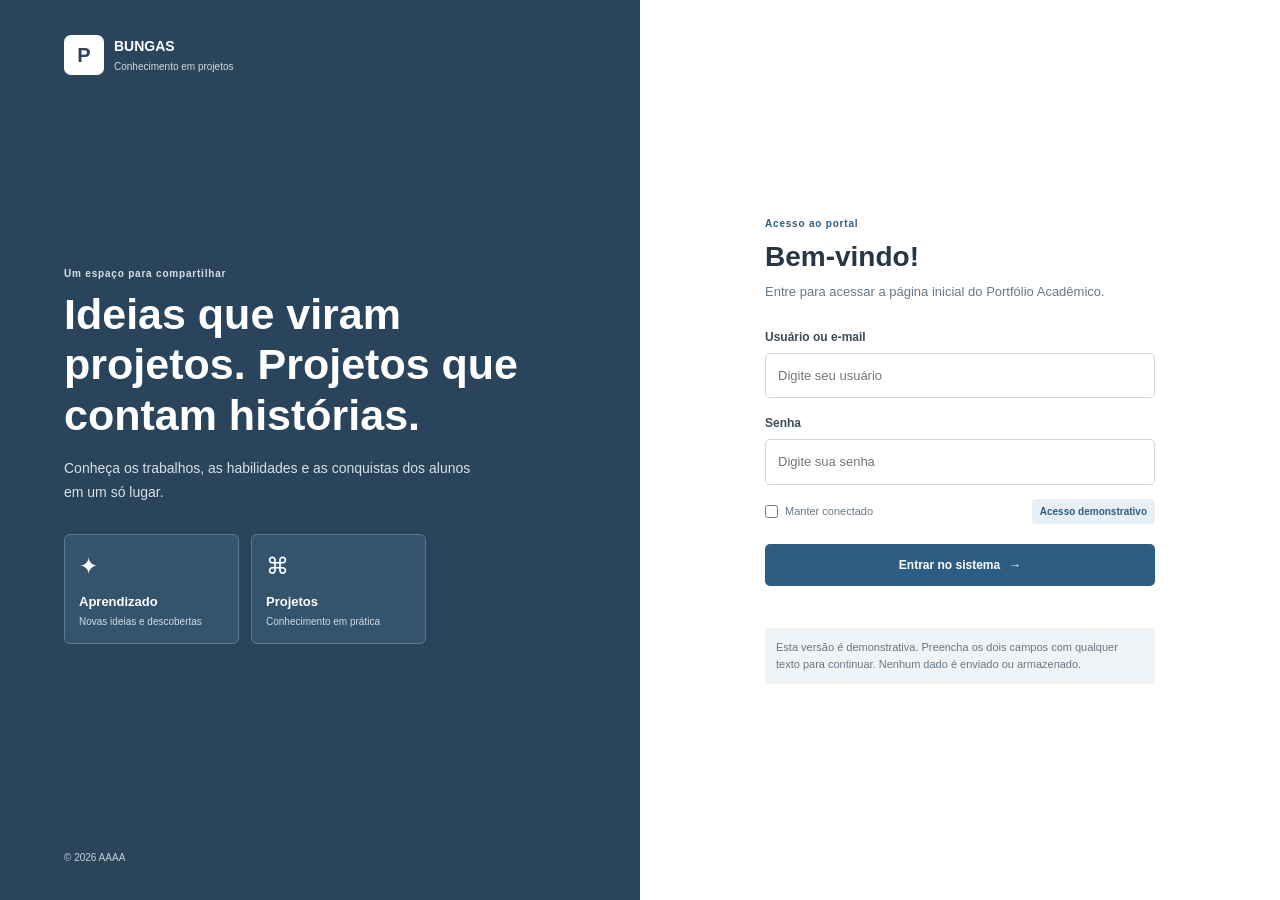
<file: index.html>
<!DOCTYPE html>
<html lang="pt-BR">

<head>
    <meta charset="UTF-8">
    <meta name="viewport" content="width=device-width, initial-scale=1.0">
    <title>Entrar | Portfólio Acadêmico</title>
    <link rel="stylesheet" href="style.css">
    <link rel="stylesheet" href="login/login.css">
</head>

<body class="login-page">
    <main class="login-layout">
        <section class="login-side">
            <a class="brand login-brand" href="index.html">
                <span class="brand-mark">P</span>
                <span class="brand-name">BUNGAS<span class="brand-subtitle">Conhecimento em
                        projetos</span></span>
            </a>

            <div class="login-message">
                <p class="eyebrow">Um espaço para compartilhar</p>
                <h1>Ideias que viram projetos. Projetos que contam histórias.</h1>
                <p>Conheça os trabalhos, as habilidades e as conquistas dos alunos em um só lugar.</p>
                <div class="login-art">
                    <div class="art-card"><span>✦</span><strong>Aprendizado</strong><small>Novas ideias e
                            descobertas</small></div>
                    <div class="art-card"><span>⌘</span><strong>Projetos</strong><small>Conhecimento em prática</small>
                    </div>
                </div>
            </div>
            <p class="login-copyright">© 2026 AAAA</p>
        </section>

        <section class="login-form-side">
            <div class="login-form-card">
                <div class="login-mobile-brand"><span class="brand-mark">P</span></div>
                <p class="eyebrow">Acesso ao portal</p>
                <h2>Bem-vindo!</h2>
                <p class="form-intro">Entre para acessar a página inicial do Portfólio Acadêmico.</p>

                <form class="login-fields" id="loginForm" novalidate>
                    <label for="usuario">Usuário ou e-mail</label>
                    <input id="usuario" name="usuario" type="text" placeholder="Digite seu usuário"
                        autocomplete="username" required>

                    <label for="senha">Senha</label>
                    <input id="senha" name="senha" type="password" placeholder="Digite sua senha"
                        autocomplete="current-password" required>

                    <div class="login-options">
                        <label class="remember"><input type="checkbox" name="lembrar"> Manter conectado</label>
                        <span class="demo-label">Acesso demonstrativo</span>
                    </div>

                    <button class="btn btn-primary login-submit" type="submit">Entrar no sistema <span>→</span></button>
                    <p class="login-feedback" id="loginFeedback" role="status" aria-live="polite"></p>
                </form>

                <p class="demo-notice">Esta versão é demonstrativa. Preencha os dois campos com qualquer texto para
                    continuar. Nenhum dado é enviado ou armazenado.</p>
            </div>
        </section>
    </main>
    <script src="login/login.js"></script>
</body>

</html>
</file>
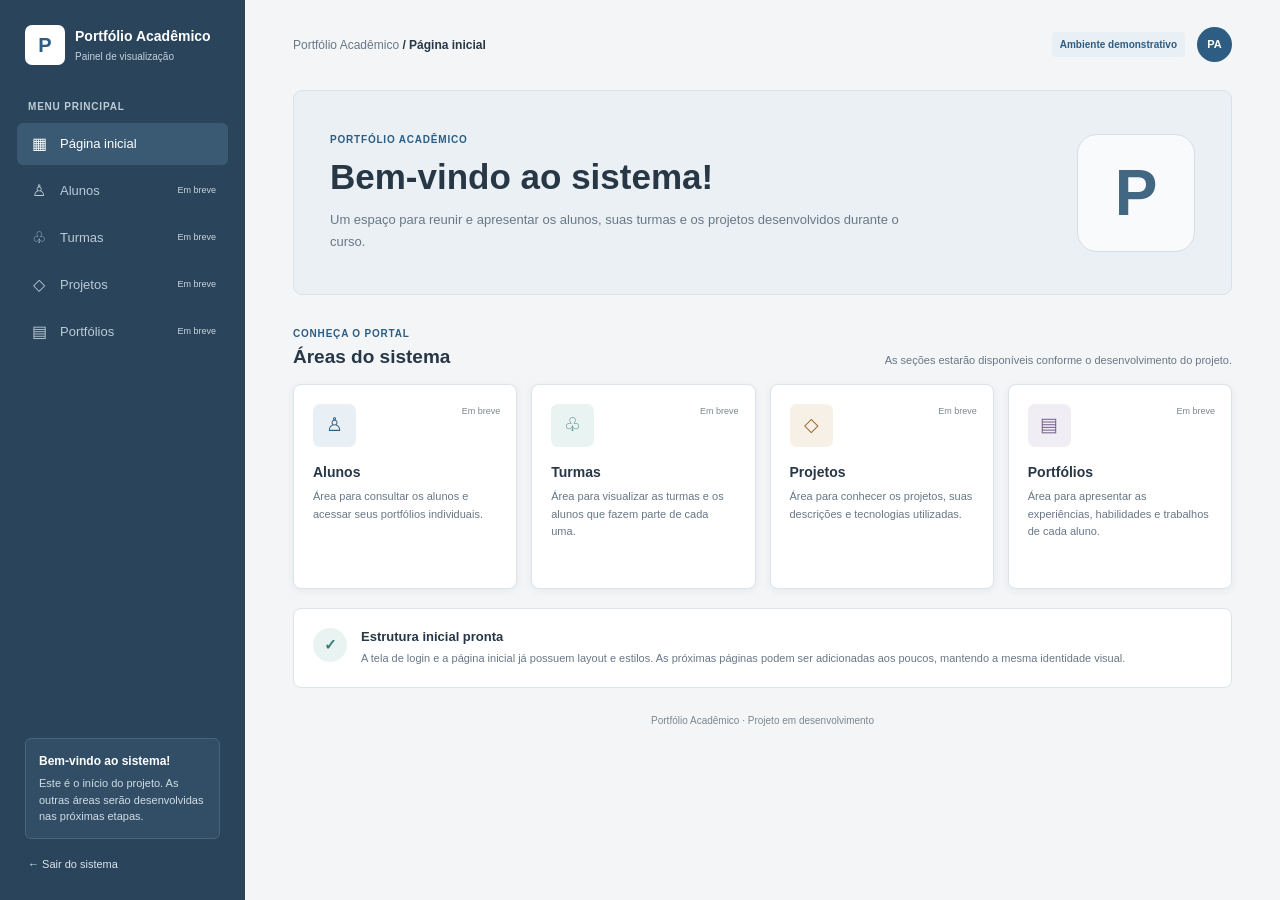
<file: painel.html>
<!DOCTYPE html>
<html lang="pt-BR">
<head>
    <meta charset="UTF-8">
    <meta name="viewport" content="width=device-width, initial-scale=1.0">
    <title>Início | Portfólio Acadêmico</title>
    <link rel="stylesheet" href="style.css">
</head>
<body>
    <div class="app-shell">
        <aside class="sidebar">
            <a class="brand" href="painel.html">
                <span class="brand-mark">P</span>
                <span class="brand-name">Portfólio Acadêmico<span class="brand-subtitle">Painel de visualização</span></span>
            </a>

            <p class="nav-label">MENU PRINCIPAL</p>
            <nav class="nav-menu" aria-label="Menu principal">
                <a class="nav-link active" href="painel.html"><span class="nav-icon">▦</span> Página inicial</a>
                <span class="nav-link disabled"><span class="nav-icon">♙</span> Alunos <small>Em breve</small></span>
                <span class="nav-link disabled"><span class="nav-icon">♧</span> Turmas <small>Em breve</small></span>
                <span class="nav-link disabled"><span class="nav-icon">◇</span> Projetos <small>Em breve</small></span>
                <span class="nav-link disabled"><span class="nav-icon">▤</span> Portfólios <small>Em breve</small></span>
            </nav>

            <div class="sidebar-bottom">
                <div class="help-card">
                    <strong>Bem-vindo ao sistema!</strong>
                    <p>Este é o início do projeto. As outras áreas serão desenvolvidas nas próximas etapas.</p>
                </div>
                <a class="logout-link" href="index.html">← Sair do sistema</a>
            </div>
        </aside>

        <main class="main-content">
            <header class="topbar">
                <p class="breadcrumb">Portfólio Acadêmico <span>/ Página inicial</span></p>
                <div class="topbar-right"><span class="demo-label">Ambiente demonstrativo</span><div class="avatar">PA</div></div>
            </header>

            <section class="welcome-banner">
                <div>
                    <p class="eyebrow">PORTFÓLIO ACADÊMICO</p>
                    <h1>Bem-vindo ao sistema!</h1>
                    <p>Um espaço para reunir e apresentar os alunos, suas turmas e os projetos desenvolvidos durante o curso.</p>
                </div>
                <div class="welcome-symbol" aria-hidden="true">P</div>
            </section>

            <section class="section-heading">
                <div><p class="eyebrow">CONHEÇA O PORTAL</p><h2>Áreas do sistema</h2></div>
                <p>As seções estarão disponíveis conforme o desenvolvimento do projeto.</p>
            </section>

            <section class="module-grid" aria-label="Áreas do sistema">
                <article class="module-card">
                    <div class="module-icon students">♙</div>
                    <div class="module-status">Em breve</div>
                    <h3>Alunos</h3>
                    <p>Área para consultar os alunos e acessar seus portfólios individuais.</p>
                </article>
                <article class="module-card">
                    <div class="module-icon classes">♧</div>
                    <div class="module-status">Em breve</div>
                    <h3>Turmas</h3>
                    <p>Área para visualizar as turmas e os alunos que fazem parte de cada uma.</p>
                </article>
                <article class="module-card">
                    <div class="module-icon projects">◇</div>
                    <div class="module-status">Em breve</div>
                    <h3>Projetos</h3>
                    <p>Área para conhecer os projetos, suas descrições e tecnologias utilizadas.</p>
                </article>
                <article class="module-card">
                    <div class="module-icon portfolios">▤</div>
                    <div class="module-status">Em breve</div>
                    <h3>Portfólios</h3>
                    <p>Área para apresentar as experiências, habilidades e trabalhos de cada aluno.</p>
                </article>
            </section>

            <section class="start-card">
                <div class="start-icon">✓</div>
                <div><h2>Estrutura inicial pronta</h2><p>A tela de login e a página inicial já possuem layout e estilos. As próximas páginas podem ser adicionadas aos poucos, mantendo a mesma identidade visual.</p></div>
            </section>

            <footer class="footer-note">Portfólio Acadêmico · Projeto em desenvolvimento</footer>
        </main>
    </div>
</body>
</html>
</file>
<file: style.css>
:root {
    --bg: #f3f5f7;
    --surface: #ffffff;
    --text: #273746;
    --muted: #687887;
    --line: #dce3e9;
    --primary: #2d5d82;
    --primary-dark: #214967;
    --primary-soft: #e9f0f5;
    --teal: #397b78;
    --teal-soft: #e9f3f1;
    --gold: #9b6a31;
    --gold-soft: #f6f0e7;
    --violet: #78658c;
    --violet-soft: #f0edf5;
    --shadow: 0 2px 9px rgba(35, 52, 68, .06);
}

* { box-sizing: border-box; margin: 0; padding: 0; }
html { scroll-behavior: smooth; }
body { min-height: 100vh; background: var(--bg); color: var(--text); font: 15px/1.5 Arial, Helvetica, sans-serif; }
a { color: inherit; text-decoration: none; }
button, input { font: inherit; }
h1, h2, h3 { line-height: 1.25; }

.brand { display: flex; align-items: center; gap: 10px; color: inherit; }
.brand-mark { width: 40px; height: 40px; display: grid; place-items: center; border-radius: 7px; background: #fff; color: var(--primary); font-size: 20px; font-weight: 700; }
.brand-name { font-size: 14px; font-weight: 700; }
.brand-subtitle { display: block; margin-top: 2px; color: #c5d1da; font-size: 10px; font-weight: 400; }
.eyebrow { margin-bottom: 8px; color: var(--primary); font-size: 10px; font-weight: 700; letter-spacing: .8px; }
.btn { display: inline-flex; align-items: center; justify-content: center; gap: 9px; padding: 11px 15px; border: 0; border-radius: 5px; font-size: 12px; font-weight: 700; cursor: pointer; }
.btn-primary { background: var(--primary); color: #fff; }
.btn-primary:hover { background: var(--primary-dark); }
.demo-label { padding: 5px 8px; border-radius: 4px; background: var(--primary-soft); color: var(--primary); font-size: 10px; font-weight: 700; }

/* Página inicial após o login */
.app-shell { min-height: 100vh; display: flex; }
.sidebar { position: sticky; top: 0; display: flex; flex: 0 0 245px; flex-direction: column; width: 245px; height: 100vh; padding: 25px 17px; background: #29445b; color: #fff; }
.sidebar .brand { margin: 0 8px 34px; }
.nav-label { margin: 0 11px 9px; color: #bdcbd5; font-size: 10px; font-weight: 700; letter-spacing: .8px; }
.nav-menu { display: grid; gap: 5px; }
.nav-link { display: flex; align-items: center; gap: 11px; min-height: 39px; padding: 9px 12px; border-radius: 6px; color: #e0e8ee; font-size: 13px; }
.nav-link.active, .nav-link:not(.disabled):hover { background: #3a5a73; color: #fff; }
.nav-icon { width: 20px; text-align: center; font-size: 16px; }
.nav-link.disabled { color: #bccbd5; cursor: default; }
.nav-link.disabled small { margin-left: auto; color: #cbd5dd; font-size: 9px; }
.sidebar-bottom { margin-top: auto; padding: 14px 8px 3px; }
.help-card { padding: 13px; border: 1px solid #49647a; border-radius: 6px; background: #314e66; }
.help-card strong { display: block; margin-bottom: 5px; font-size: 12px; }
.help-card p { color: #d1dce4; font-size: 11px; line-height: 1.5; }
.logout-link { display: block; margin: 17px 3px 0; color: #dce5eb; font-size: 11px; }
.logout-link:hover { color: #fff; text-decoration: underline; }

.main-content { flex: 1; min-width: 0; padding: 27px clamp(18px, 4vw, 48px) 32px; }
.topbar { display: flex; align-items: center; justify-content: space-between; gap: 15px; margin-bottom: 28px; }
.breadcrumb { color: var(--muted); font-size: 12px; }
.breadcrumb span { color: var(--text); font-weight: 700; }
.topbar-right { display: flex; align-items: center; gap: 12px; }
.avatar { width: 35px; height: 35px; display: grid; place-items: center; border-radius: 50%; background: var(--primary); color: #fff; font-size: 11px; font-weight: 700; }
.welcome-banner { display: flex; align-items: center; justify-content: space-between; gap: 25px; min-height: 205px; margin-bottom: 31px; padding: 31px 36px; overflow: hidden; border: 1px solid #d8e2e9; border-radius: 9px; background: #eaf0f4; }
.welcome-banner > div:first-child { max-width: 620px; }
.welcome-banner h1 { margin-bottom: 10px; font-size: clamp(27px, 3vw, 35px); }
.welcome-banner p:last-child { max-width: 570px; color: var(--muted); font-size: 13px; line-height: 1.7; }
.welcome-symbol { width: 118px; height: 118px; flex: 0 0 118px; display: grid; place-items: center; border: 1px solid #d3dfe7; border-radius: 20px; background: #f8fafb; color: #416783; font-size: 64px; font-weight: 700; }
.section-heading { display: flex; align-items: flex-end; justify-content: space-between; gap: 15px; margin-bottom: 15px; }
.section-heading .eyebrow { margin-bottom: 4px; }
.section-heading h2 { font-size: 19px; }
.section-heading > p { max-width: 390px; color: var(--muted); font-size: 11px; text-align: right; }
.module-grid { display: grid; grid-template-columns: repeat(4, minmax(0, 1fr)); gap: 14px; }
.module-card { position: relative; min-height: 205px; padding: 19px; border: 1px solid var(--line); border-radius: 8px; background: var(--surface); box-shadow: var(--shadow); }
.module-icon { width: 43px; height: 43px; display: grid; place-items: center; margin-bottom: 17px; border-radius: 7px; font-size: 19px; }
.module-icon.students { background: var(--primary-soft); color: var(--primary); }
.module-icon.classes { background: var(--teal-soft); color: var(--teal); }
.module-icon.projects { background: var(--gold-soft); color: var(--gold); }
.module-icon.portfolios { background: var(--violet-soft); color: var(--violet); }
.module-status { position: absolute; top: 20px; right: 16px; color: #7b8792; font-size: 9px; }
.module-card h3 { margin-bottom: 7px; font-size: 14px; }
.module-card p { color: var(--muted); font-size: 11px; line-height: 1.6; }
.start-card { display: flex; align-items: flex-start; gap: 14px; margin-top: 19px; padding: 19px; border: 1px solid var(--line); border-radius: 8px; background: #fff; }
.start-icon { width: 34px; height: 34px; flex: 0 0 34px; display: grid; place-items: center; border-radius: 50%; background: var(--teal-soft); color: var(--teal); font-weight: 700; }
.start-card h2 { margin: 1px 0 5px; font-size: 13px; }
.start-card p { color: var(--muted); font-size: 11px; line-height: 1.6; }
.footer-note { margin-top: 25px; color: #7b8792; font-size: 10px; text-align: center; }

@media (max-width: 1050px) {
    .sidebar { flex-basis: 220px; width: 220px; }
    .module-grid { grid-template-columns: repeat(2, minmax(0, 1fr)); }
}
@media (max-width: 760px) {
    .app-shell { display: block; }
    .sidebar { position: static; width: 100%; height: auto; padding: 14px 16px; }
    .sidebar .brand { margin: 0 4px 13px; }
    .nav-label, .sidebar-bottom { display: none; }
    .nav-menu { display: flex; gap: 4px; overflow-x: auto; }
    .nav-link { flex: 0 0 auto; white-space: nowrap; padding: 8px 10px; }
    .nav-link.disabled small { display: none; }
    .main-content { padding: 20px 17px 28px; }
    .welcome-banner { min-height: 175px; padding: 24px; }
    .welcome-symbol { width: 85px; height: 85px; flex-basis: 85px; font-size: 46px; }
}
@media (max-width: 540px) {
    .topbar { align-items: flex-start; }
    .topbar-right .demo-label { display: none; }
    .welcome-banner { padding: 21px; }
    .welcome-symbol { display: none; }
    .section-heading { align-items: flex-start; flex-direction: column; }
    .section-heading > p { text-align: left; }
    .module-grid { grid-template-columns: 1fr; }
    .module-card { min-height: auto; }
}
</file>
<file: login/login.css>
.login-page { background: #f3f5f7; }
.login-layout { min-height: 100vh; display: grid; grid-template-columns: 1fr 1fr; }
.login-side { display: flex; flex-direction: column; padding: 35px clamp(25px, 5vw, 70px); background: #29445b; color: #fff; }
.login-brand { align-self: flex-start; }
.login-brand .brand-mark { color: #29445b; }
.login-brand .brand-subtitle { color: #cfdae2; }
.login-message { max-width: 520px; margin: auto 0; padding: 45px 0 60px; }
.login-message .eyebrow { color: #d5e0e8; }
.login-message h1 { max-width: 490px; font-size: clamp(30px, 3.7vw, 43px); line-height: 1.18; }
.login-message > p:not(.eyebrow) { max-width: 420px; margin-top: 16px; color: #d7e0e7; font-size: 14px; line-height: 1.7; }
.login-art { display: flex; flex-wrap: wrap; gap: 12px; margin-top: 30px; }
.art-card { width: 175px; padding: 14px; border: 1px solid #62798c; border-radius: 6px; background: #34536d; }
.art-card span, .art-card strong, .art-card small { display: block; }
.art-card span { margin-bottom: 8px; font-size: 23px; }
.art-card strong { font-size: 13px; }
.art-card small { margin-top: 3px; color: #d0dbe3; font-size: 10px; }
.login-copyright { color: #c3d0da; font-size: 10px; }
.login-form-side { display: grid; place-items: center; padding: 32px 24px; background: #fff; }
.login-form-card { width: min(100%, 390px); }
.login-form-card h2 { font-size: 28px; }
.form-intro { margin: 8px 0 25px; color: var(--muted); font-size: 13px; line-height: 1.6; }
.login-fields > label { display: block; margin: 16px 0 7px; color: #3c4b59; font-size: 12px; font-weight: 700; }
.login-fields > input { width: 100%; padding: 12px; border: 1px solid #cfd8df; border-radius: 5px; outline: none; background: #fff; color: var(--text); font-size: 13px; }
.login-fields > input:focus { border-color: var(--primary); box-shadow: 0 0 0 2px rgba(45, 93, 130, .1); }
.login-options { display: flex; align-items: center; justify-content: space-between; gap: 10px; margin: 14px 0 20px; }
.remember { display: flex; align-items: center; gap: 7px; color: var(--muted); font-size: 11px; }
.login-submit { width: 100%; padding: 12px; }
.demo-notice { margin-top: 16px; padding: 11px; border-radius: 5px; background: #f1f4f6; color: #687683; font-size: 11px; line-height: 1.55; }
.login-feedback { min-height: 17px; margin-top: 9px; font-size: 11px; }
.login-feedback.is-error { color: #b33b42; }
.login-feedback.is-success { color: #28704b; }
.login-mobile-brand { display: none; margin-bottom: 22px; }

@media (max-width: 800px) {
    .login-layout { grid-template-columns: 1fr; }
    .login-side { display: none; }
    .login-mobile-brand { display: block; }
    .login-form-side { min-height: 100vh; }
}
</file>
